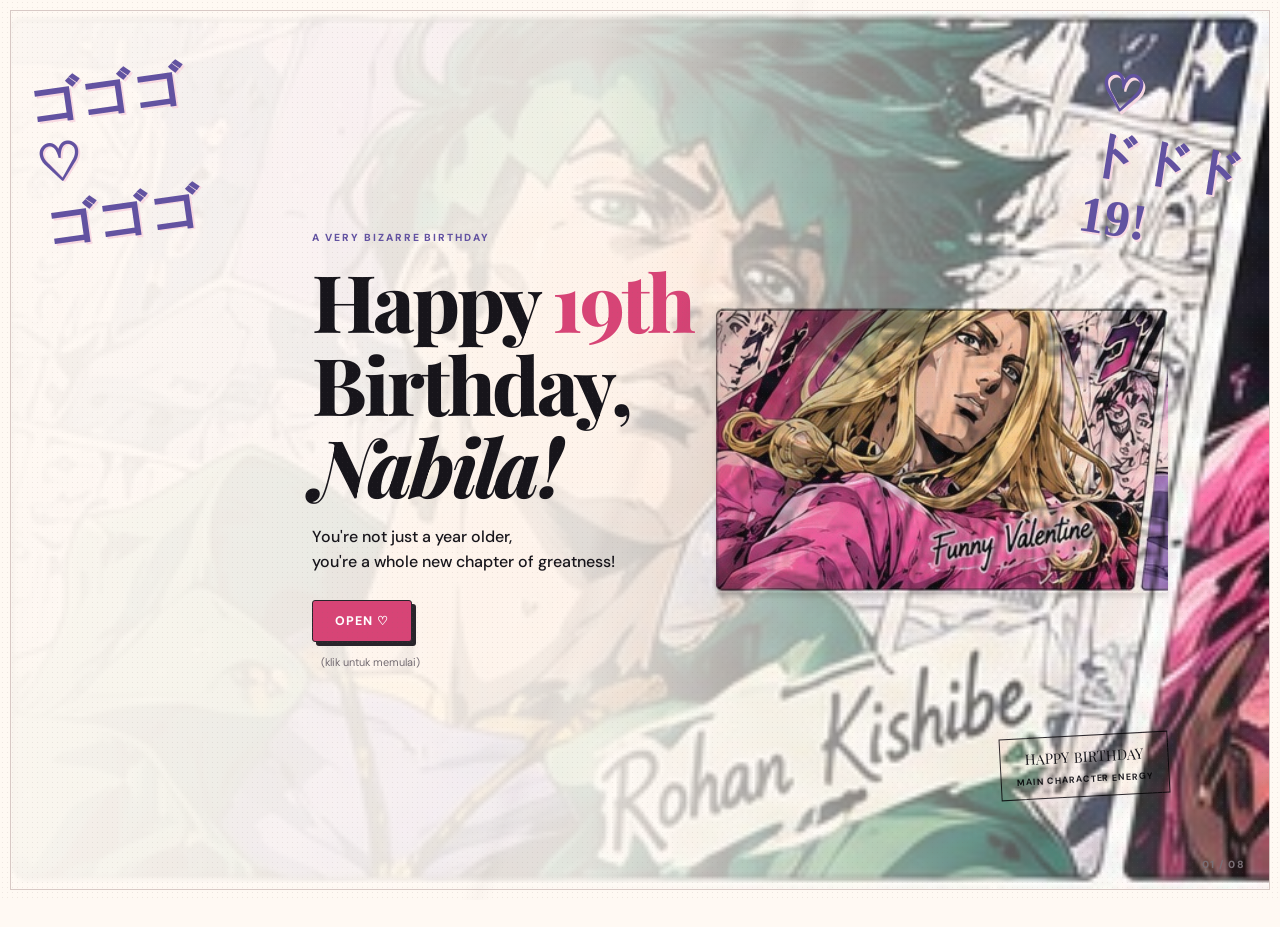
<file: index.html>
<!DOCTYPE html>
<html lang="id">
<head>
  <meta charset="UTF-8">
  <meta name="viewport" content="width=device-width, initial-scale=1.0">
  <meta name="theme-color" content="#fff9f3">
  <title>Happy 19th Birthday, Nabila!</title>
  <link rel="stylesheet" href="style.css">
</head>
<body>
  <div class="paper-grain" aria-hidden="true"></div>
  <main class="app" id="app">
    <section class="screen active hero-screen" id="screen-home" aria-label="Halaman pembuka">
      <div class="manga-strip strip-left">ゴゴゴ<br>♡<br>ゴゴゴ</div>
      <div class="hero-copy">
        <p class="kicker">A VERY BIZARRE BIRTHDAY</p>
        <h1>Happy <span>19th</span><br>Birthday,<br><em>Nabila!</em></h1>
        <p class="intro">You're not just a year older,<br>you're a whole new chapter of greatness!</p>
        <button class="main-button" data-go="screen-characters">OPEN <span>♡</span></button>
        <p class="tiny-note">(klik untuk memulai)</p>
      </div>
      <div class="hero-character" aria-hidden="true">
        <img src="assets/karakter/funny-valentine.jpg" alt="">
        <div class="hero-label">HAPPY BIRTHDAY<br><b>MAIN CHARACTER ENERGY</b></div>
      </div>
      <div class="manga-strip strip-right">♡<br>ドドド<br>19!</div>
      <div class="page-mark">01 / 08</div>
    </section>

    <section class="screen character-screen" id="screen-characters" aria-label="Pilih karakter">
      <header class="screen-heading">
        <p class="kicker">YOUR BIRTHDAY QUEST</p>
        <h2>Choose Your <em>Character</em></h2>
        <p>Pilih karakter favoritmu untuk membuka ucapan spesial!</p>
      </header>
      <div class="character-grid">
        <button class="character-card valentine" data-character="valentine">
          <img src="assets/karakter/funny-valentine.jpg" alt="Ilustrasi Funny Valentine">
          <span class="char-name">Funny Valentine</span><span class="char-part">PART 7 · D4C</span>
          <span class="char-cta">PILIH ♡</span>
        </button>
        <button class="character-card kira" data-character="kira">
          <img src="assets/karakter/yoshikage-kira.jpg" alt="Ilustrasi Yoshikage Kira">
          <span class="char-name">Yoshikage Kira</span><span class="char-part">PART 4 · KQ</span>
          <span class="char-cta">PILIH ♡</span>
        </button>
        <button class="character-card rohan" data-character="rohan">
          <img src="assets/karakter/rohan-kishibe.jpg" alt="Ilustrasi Rohan Kishibe">
          <span class="char-name">Rohan Kishibe</span><span class="char-part">PART 4 · HEAVEN'S DOOR</span>
          <span class="char-cta">PILIH ♡</span>
        </button>
        <button class="character-card diavolo" data-character="diavolo">
          <img src="assets/karakter/diavolo.jpg" alt="Ilustrasi Diavolo">
          <span class="char-name">Diavolo</span><span class="char-part">PART 5 · KING CRIMSON</span>
          <span class="char-cta">PILIH ♡</span>
        </button>
      </div>
      <div class="bottom-note">Setiap pilihan punya ucapan, warna, dan efek sendiri.</div>
      <button class="back-link" data-go="screen-home">← KEMBALI</button>
      <div class="page-mark">02 / 08</div>
    </section>

    <section class="screen greeting-screen" id="screen-greeting" aria-label="Ucapan karakter">
      <div class="greeting-art">
        <img id="greetingImage" src="assets/karakter/funny-valentine.jpg" alt="">
        <div class="impact-word" id="impactWord">ゴゴゴ</div>
        <div class="spark spark-one">✦</div><div class="spark spark-two">♡</div>
      </div>
      <div class="greeting-content">
        <button class="skip" data-go="screen-memories">SKIP ↗</button>
        <p class="kicker" id="greetingPart">PART 7 · D4C</p>
        <h2 id="greetingName">Funny Valentine</h2>
        <div class="speech-bubble">
          <p id="greetingLine">Happy birthday, darling.</p>
          <small id="greetingSubline">May your future be as glorious as your destiny.</small>
        </div>
        <div class="audio-box">
          <span>♫ CHARACTER VOICE</span>
          <audio id="characterAudio" controls preload="none">
            <source id="audioSource" src="assets/audio/funny-valentine.mp3" type="audio/mpeg">
            Browser kamu tidak mendukung audio.
          </audio>
          <small>ini suara asli ya :v</small>
        </div>
        <div class="greeting-actions">
          <button class="outline-button" data-go="screen-characters">PILIH LAGI</button>
          <button class="main-button" data-go="screen-memories">LANJUT ↗</button>
        </div>
      </div>
      <div class="page-mark">03 / 08</div>
    </section>

    <section class="screen gallery-screen" id="screen-memories" aria-label="Galeri foto kenangan">
      <div class="gallery-heading">
        <p class="kicker">THE GOOD TIMES</p><h2>Galeri Foto <em>Kenangan</em></h2>
        <p>Momen-momen indah yang selalu ada di hati.</p>
      </div>
      <div class="photo-grid memories-grid">
        <figure class="photo-frame"><img src="assets/foto-kenangan/foto-1.jpg" alt="Foto kenangan 1" onerror="this.style.display='none'"><figcaption>MEMORY 01</figcaption></figure>
        <figure class="photo-frame"><img src="assets/foto-kenangan/foto-2.jpg" alt="Foto kenangan 2" onerror="this.style.display='none'"><figcaption>MEMORY 02</figcaption></figure>
        <figure class="photo-frame"><img src="assets/foto-kenangan/foto-3.jpg" alt="Foto kenangan 3" onerror="this.style.display='none'"><figcaption>MEMORY 03</figcaption></figure>
        <figure class="photo-frame"><img src="assets/foto-kenangan/foto-4.jpg" alt="Foto kenangan 4" onerror="this.style.display='none'"><figcaption>MEMORY 04</figcaption></figure>
      </div>
      <p class="gallery-tip">foto anu yg pilih<b>assets/foto-kenangan</b>.</p>
      <div class="nav-row"><button class="outline-button" data-go="screen-characters">← KEMBALI</button><button class="main-button" data-go="screen-aib">BERIKUTNYA ↗</button></div>
      <div class="page-mark">04 / 08</div>
    </section>

    <section class="screen gallery-screen aib-screen" id="screen-aib" aria-label="Galeri foto aib">
      <div class="gallery-heading">
        <p class="kicker">CLASSIFIED MATERIAL</p><h2>Galeri Foto <em>Aib</em></h2>
        <p>Karena yang paling berharga, juga yang paling memalukan.</p>
      </div>
      <div class="photo-grid aib-grid">
        <figure class="photo-frame"><img src="assets/foto-aib/foto-1.jpg" alt="Foto aib 1" onerror="this.style.display='none'"><figcaption>TOP SECRET 01</figcaption></figure>
        <figure class="photo-frame"><img src="assets/foto-aib/foto-2.jpg" alt="Foto aib 2" onerror="this.style.display='none'"><figcaption>TOP SECRET 02</figcaption></figure>
        <figure class="photo-frame"><img src="assets/foto-aib/foto-3.jpg" alt="Foto aib 3" onerror="this.style.display='none'"><figcaption>TOP SECRET 03</figcaption></figure>
        <figure class="photo-frame"><img src="assets/foto-aib/foto-4.jpg" alt="Foto aib 4" onerror="this.style.display='none'"><figcaption>TOP SECRET 04</figcaption></figure>
      </div>
      <p class="gallery-tip">Ini anu yg request</b>.</p>
      <div class="nav-row"><button class="outline-button" data-go="screen-memories">← KEMBALI</button><button class="main-button" data-go="screen-ending">AKHIR CERITA ↗</button></div>
      <div class="page-mark">05 / 08</div>
    </section>

    <section class="screen ending-screen" id="screen-ending" aria-label="Ucapan penutup">
      <div class="ending-art">
        <img src="assets/karakter/funny-valentine.jpg" alt="">
        <img src="assets/karakter/yoshikage-kira.jpg" alt="">
        <img src="assets/karakter/rohan-kishibe.jpg" alt="">
        <img src="assets/karakter/diavolo.jpg" alt="">
      </div>
      <div class="ending-copy">
        <p class="kicker">TO OUR VERY OWN MAIN CHARACTER</p>
        <h2>Selamat Ulang Tahun,<br><em>Nabila!</em></h2>
        <p>Semoga semua mimpi, rencana, dan keinginanmu bisa terwujud. Tetap jadi diri sendiri, karena kamu sudah luar biasa!</p>
        <p class="signature">— From your special people ♡</p>
        <button class="main-button" id="openLetter">BUKA SURAT DARI AKU ↗</button>
        <button class="text-button" data-go="screen-home">ULANGI DARI AWAL ↺</button>
      </div>
      <div class="page-mark">06 / 08</div>
    </section>
  </main>
  <audio id="bgMusic" src="assets/audio/bgm.mp3" loop preload="auto"></audio>
  <button id="musicToggle" class="music-toggle" aria-label="Putar atau jeda musik">♫</button>
  <script src="script.js"></script>
</body>
</html>
</file>
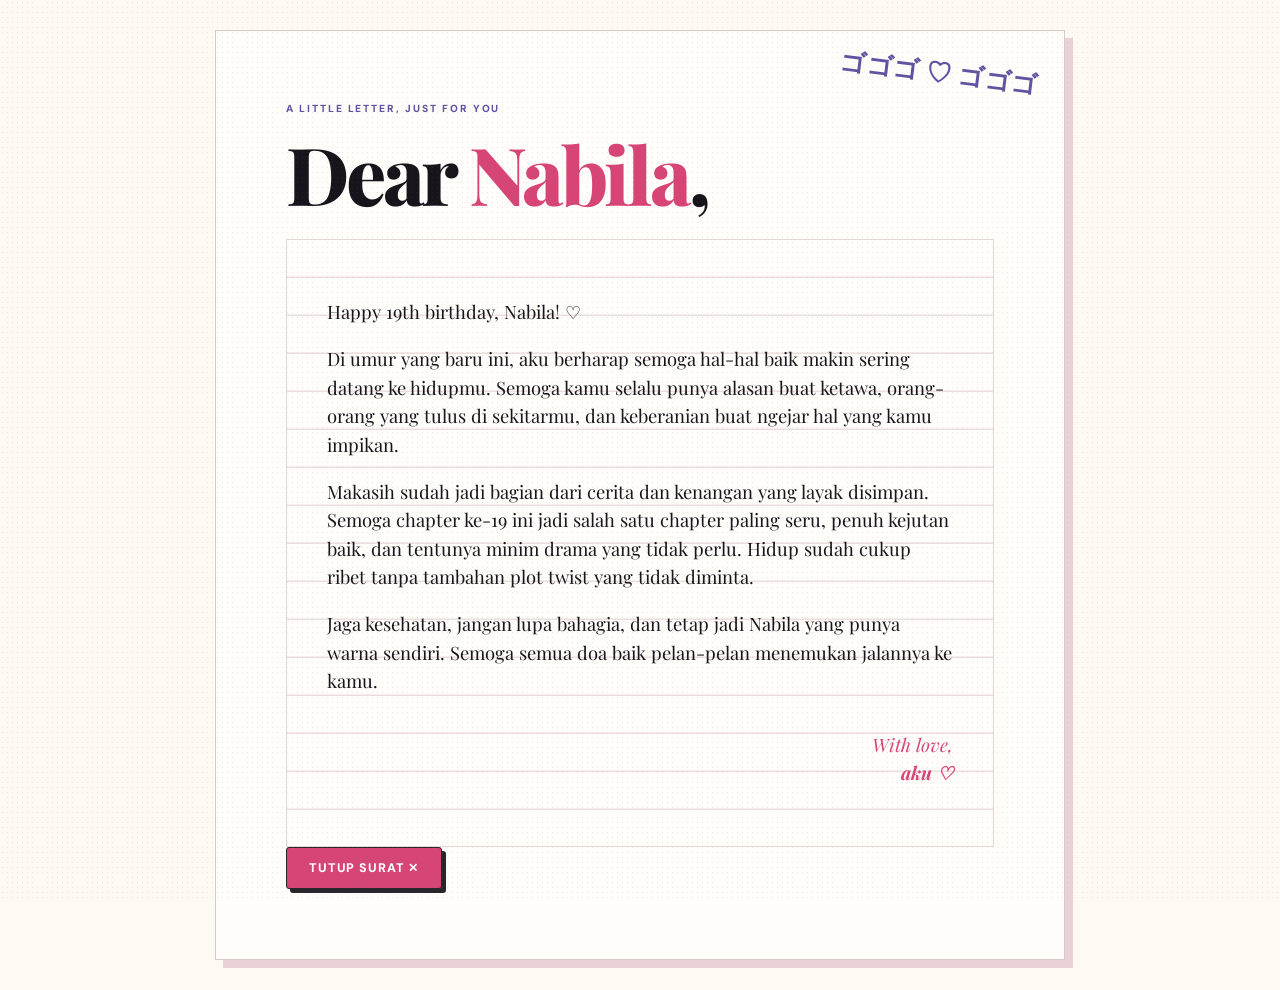
<file: from-me.html>
<!DOCTYPE html>
<html lang="id">
<head><meta charset="UTF-8"><meta name="viewport" content="width=device-width, initial-scale=1.0"><title>Surat untuk Nabila ♡</title><link rel="stylesheet" href="style.css"></head>
<body class="letter-body">
  <main class="letter-page">
    <div class="letter-sfx">ゴゴゴ ♡ ゴゴゴ</div>
    <p class="kicker">A LITTLE LETTER, JUST FOR YOU</p>
    <h1>Dear <em>Nabila</em>,</h1>
    <div class="letter-paper">
      <p>Happy 19th birthday, Nabila! ♡</p>
      <p>Di umur yang baru ini, aku berharap semoga hal-hal baik makin sering datang ke hidupmu. Semoga kamu selalu punya alasan buat ketawa, orang-orang yang tulus di sekitarmu, dan keberanian buat ngejar hal yang kamu impikan.</p>
      <p>Makasih sudah jadi bagian dari cerita dan kenangan yang layak disimpan. Semoga chapter ke-19 ini jadi salah satu chapter paling seru, penuh kejutan baik, dan tentunya minim drama yang tidak perlu. Hidup sudah cukup ribet tanpa tambahan plot twist yang tidak diminta.</p>
      <p>Jaga kesehatan, jangan lupa bahagia, dan tetap jadi Nabila yang punya warna sendiri. Semoga semua doa baik pelan-pelan menemukan jalannya ke kamu.</p>
      <p class="letter-sign">With love,<br><b>aku ♡</b></p>
    </div>
    <button class="main-button" onclick="window.close()">TUTUP SURAT ✕</button>
  </main>
</body>
</html>
</file>
<file: style.css>
@import url('https://fonts.googleapis.com/css2?family=DM+Sans:wght@400;500;700;800&family=Playfair+Display:wght@600;700;800&display=swap');
:root{--paper:#fff9f3;--ink:#17151b;--pink:#d74476;--softpink:#f8d9e2;--purple:#6252a1;--line:#29252b;--muted:#736b72}
*{box-sizing:border-box}html,body{margin:0;width:100%;height:100%;overflow:hidden;background:var(--paper);color:var(--ink);font-family:'DM Sans',sans-serif}
body:before{content:"";position:fixed;inset:0;pointer-events:none;opacity:.13;background-image:radial-gradient(#7e6e6b .7px,transparent .7px);background-size:5px 5px;z-index:5}
.paper-grain{position:fixed;inset:0;pointer-events:none;background:linear-gradient(110deg,transparent 0 49%,rgba(60,40,50,.025) 50%,transparent 51%);z-index:4}
.app{height:100dvh;width:100%;position:relative;overflow:hidden}
.screen{position:absolute;inset:0;display:none;overflow:hidden;padding:clamp(16px,3vw,38px);background:var(--paper);animation:pageIn .35s ease both}
.screen.active{display:flex}
@keyframes pageIn{from{opacity:.3;transform:translateX(12px)}to{opacity:1;transform:translateX(0)}}
h1,h2{font-family:'Playfair Display',Georgia,serif;line-height:1.04;margin:0;font-weight:800;letter-spacing:-.04em}h1{font-size:clamp(2.7rem,6.2vw,6.4rem)}h2{font-size:clamp(2rem,4vw,4.1rem)}h1 span,h2 em{color:var(--pink);font-style:normal}p{line-height:1.55}.kicker{font-size:clamp(.58rem,.8vw,.78rem);font-weight:800;letter-spacing:.19em;color:var(--purple);text-transform:uppercase;margin:0 0 14px}
button{font:inherit;cursor:pointer}.main-button,.outline-button{border:1.5px solid var(--line);border-radius:3px;padding:12px 22px;font-size:.78rem;font-weight:800;letter-spacing:.07em;transition:transform .2s,box-shadow .2s}.main-button{background:var(--pink);color:white;box-shadow:4px 4px 0 var(--line)}.main-button:hover,.outline-button:hover{transform:translate(-2px,-2px);box-shadow:6px 6px 0 var(--line)}.outline-button{background:#fffaf8;color:var(--ink)}.text-button,.back-link{border:0;background:none;text-decoration:underline;text-underline-offset:4px;font-size:.75rem;font-weight:700;color:var(--muted)}
.hero-screen{align-items:center;justify-content:center;border:1px solid #d8c9c5;margin:10px;width:calc(100% - 20px);height:calc(100% - 20px);padding:clamp(18px,5vw,70px);background:linear-gradient(90deg,rgba(255,249,243,.97),rgba(255,249,243,.88) 46%,rgba(255,249,243,.04)),url('assets/karakter/rohan-kishibe.jpg') right center/auto 100% no-repeat}
.hero-copy{position:relative;z-index:2;width:58%;max-width:760px}.hero-copy h1{margin-bottom:18px}.intro{font-size:clamp(.8rem,1.25vw,1.1rem);font-weight:500;max-width:400px;margin:0 0 25px}.tiny-note{font-size:.68rem;color:var(--muted);margin:12px 0 0 9px}.hero-character{position:absolute;right:8%;top:4%;height:92%;width:36%;display:flex;align-items:center;justify-content:center;mix-blend-mode:multiply;opacity:.96}.hero-character img{max-width:100%;height:100%;object-fit:contain;filter:drop-shadow(0 4px 2px #332b2b22)}.hero-label{position:absolute;bottom:7%;right:0;background:#fff9f3e8;border:1px solid var(--line);padding:10px 15px;font-family:'Playfair Display',serif;font-size:.9rem;text-align:center;transform:rotate(-3deg)}.hero-label b{font:700 .56rem 'DM Sans',sans-serif;letter-spacing:.1em}.manga-strip{position:absolute;font-family:Georgia,serif;font-weight:900;color:var(--purple);font-size:clamp(1.5rem,4vw,3.4rem);line-height:1.2;text-shadow:2px 2px var(--softpink);z-index:2}.strip-left{left:2%;top:6%;transform:rotate(-8deg)}.strip-right{right:2%;top:7%;transform:rotate(9deg)}.page-mark{position:absolute;right:24px;bottom:18px;font-size:.65rem;letter-spacing:.12em;color:#786e75;font-weight:800}
.character-screen{flex-direction:column;align-items:center;justify-content:center;text-align:center;gap:clamp(12px,2vh,24px)}.screen-heading h2{margin-bottom:10px}.screen-heading>p:last-child{margin:0;color:var(--muted);font-size:clamp(.75rem,1vw,.95rem)}.character-grid{display:grid;grid-template-columns:repeat(4,minmax(0,1fr));gap:clamp(10px,2vw,25px);width:min(100%,1000px);height:min(56vh,430px)}.character-card{padding:8px 8px 12px;background:#fffdf9;border:1.5px solid var(--line);box-shadow:4px 4px 0 #d9c9c5;display:flex;flex-direction:column;align-items:center;min-width:0;overflow:hidden;transition:transform .22s,box-shadow .22s}.character-card:hover{transform:translateY(-7px) rotate(-1deg);box-shadow:8px 9px 0 #e7b4c5}.character-card img{width:100%;height:70%;object-fit:cover;object-position:top center;border:1px solid #ded2cf;background:#f8e3e8;mix-blend-mode:multiply}.character-card.valentine{background:#fff0f4}.character-card.kira{background:#f5f0de}.character-card.rohan{background:#eaf2e9}.character-card.diavolo{background:#fae7f0}.char-name{font-family:'Playfair Display',serif;font-size:clamp(.78rem,1.35vw,1.15rem);font-weight:800;margin-top:10px}.char-part{font-size:clamp(.48rem,.65vw,.64rem);letter-spacing:.08em;color:var(--muted);margin-top:4px}.char-cta{margin-top:auto;font-size:.62rem;font-weight:800;color:var(--pink);padding-top:8px}.bottom-note{font-size:.7rem;color:var(--muted)}.back-link{position:absolute;left:24px;bottom:18px}
.greeting-screen{padding:0;display:none;background:#f4dce3}.greeting-screen.active{display:grid;grid-template-columns:1.08fr .92fr}.greeting-art{position:relative;overflow:hidden;background:linear-gradient(135deg,#ed5e9a,#f9c1d3);display:flex;align-items:center;justify-content:center}.greeting-art:before{content:"";position:absolute;inset:0;background:repeating-linear-gradient(135deg,transparent 0 12px,#ffffff20 13px 15px);mix-blend-mode:overlay}.greeting-art img{width:100%;height:100%;object-fit:cover;object-position:center top;mix-blend-mode:multiply;filter:saturate(1.18);animation:characterMove 4s ease-in-out infinite alternate}.greeting-art:after{content:"";position:absolute;inset:4%;border:1px solid #fff9f3a0;pointer-events:none}.impact-word{position:absolute;top:7%;left:6%;font-size:clamp(2rem,5vw,5rem);font-weight:900;color:#fff;text-shadow:3px 3px var(--purple);transform:rotate(-12deg)}.spark{position:absolute;color:#fff;font-size:clamp(2rem,4vw,4rem);text-shadow:2px 2px var(--pink);animation:float 2.5s infinite alternate}.spark-one{right:10%;top:18%}.spark-two{left:12%;bottom:12%}@keyframes characterMove{from{transform:scale(1) translateX(-2px)}to{transform:scale(1.05) translateX(4px)}}@keyframes float{to{transform:translateY(-12px) rotate(12deg)}}
.greeting-content{position:relative;display:flex;flex-direction:column;justify-content:center;padding:clamp(20px,4vw,60px);background:#fff9f3}.greeting-content h2{font-size:clamp(2rem,3.5vw,3.7rem);margin-bottom:24px}.speech-bubble{border:1.5px solid var(--line);border-radius:48% 44% 42% 38%;padding:clamp(18px,3vw,30px);background:white;box-shadow:4px 4px 0 #e8b8c8;transform:rotate(-1deg);max-width:480px}.speech-bubble p{font-family:'Playfair Display',serif;font-size:clamp(1rem,1.7vw,1.5rem);font-weight:800;margin:0 0 8px}.speech-bubble small{color:var(--pink);font-size:clamp(.7rem,1vw,.9rem)}.audio-box{margin-top:22px;display:flex;flex-direction:column;gap:8px;max-width:480px}.audio-box>span{font-size:.65rem;font-weight:800;letter-spacing:.13em}.audio-box audio{width:100%;height:38px}.audio-box small{font-size:.62rem;color:var(--muted)}.greeting-actions{display:flex;gap:12px;flex-wrap:wrap;margin-top:22px}.skip{position:absolute;top:22px;right:24px;z-index:3;background:#201b21;color:#fff;border:1px solid #fff;padding:8px 14px;font-size:.65rem;font-weight:800;letter-spacing:.08em}
.gallery-screen{flex-direction:column;justify-content:center;align-items:center;gap:clamp(10px,2vh,20px);text-align:center;background-image:radial-gradient(#d7c5c5 1px,transparent 1px);background-size:20px 20px}.gallery-heading h2{margin-bottom:8px}.gallery-heading p:last-child{margin:0;color:var(--muted);font-size:.8rem}.photo-grid{width:min(100%,880px);display:grid;grid-template-columns:repeat(2,minmax(0,1fr));gap:clamp(10px,2vw,22px)}.photo-frame{margin:0;position:relative;background:#fff;border:1.5px solid var(--line);padding:7px;box-shadow:4px 4px 0 #d8c8c4;min-height:0;overflow:hidden}.photo-frame:before{content:"✦";position:absolute;top:2px;left:5px;color:var(--pink);z-index:1}.photo-frame img{width:100%;height:clamp(90px,19vh,190px);object-fit:cover;background:linear-gradient(135deg,#f8e5e8,#e5dff1);display:block}.photo-frame figcaption{font-size:.55rem;letter-spacing:.12em;font-weight:800;text-align:left;padding:6px 3px 0;color:var(--muted)}.gallery-tip{font-size:.62rem;color:var(--muted);margin:0}.nav-row{display:flex;gap:14px;justify-content:center}.aib-screen{background-color:#fff8f8}.aib-grid .photo-frame{box-shadow:4px 4px 0 #c9b8db}.aib-grid .photo-frame:before{content:"♡";color:var(--purple)}
.ending-screen{align-items:center;justify-content:center;gap:5%;background:linear-gradient(90deg,#fff9f3 0 54%,#f5dbe4 54%)}.ending-art{height:72%;width:45%;display:grid;grid-template-columns:1fr 1fr;grid-template-rows:1fr 1fr;gap:8px;transform:rotate(-2deg)}.ending-art img{width:100%;height:100%;object-fit:cover;object-position:top center;border:2px solid white;box-shadow:3px 3px 0 var(--line);mix-blend-mode:multiply}.ending-copy{width:45%;max-width:560px}.ending-copy h2{margin-bottom:18px}.ending-copy>p:not(.kicker){max-width:420px;font-size:clamp(.8rem,1.15vw,1rem)}.signature{font-family:'Playfair Display',serif;font-style:italic;color:var(--pink);margin-bottom:25px}.ending-copy .text-button{display:block;margin-top:22px}
@media(max-width:700px){.screen{padding:16px}.hero-screen{margin:6px;width:calc(100% - 12px);height:calc(100% - 12px);padding:24px 20px;background-position:70% center}.hero-copy{width:75%;align-self:center}.hero-copy h1{font-size:clamp(2.55rem,11vw,4.5rem)}.hero-character{right:-13%;width:53%;opacity:.65}.hero-label{display:none}.strip-left{left:2%;top:2%;font-size:1.4rem}.strip-right{right:3%;top:2%;font-size:1.5rem}.character-screen{gap:12px}.screen-heading .kicker{margin-bottom:8px}.screen-heading h2{font-size:2rem}.character-grid{grid-template-columns:repeat(2,minmax(0,1fr));grid-template-rows:repeat(2,minmax(0,1fr));height:62vh;width:100%;gap:10px}.character-card{padding:5px}.character-card img{height:63%}.char-name{font-size:.84rem;margin-top:5px}.char-part{font-size:.48rem}.char-cta{font-size:.55rem;padding-top:4px}.bottom-note{font-size:.62rem;max-width:80%}.back-link{left:15px;bottom:10px}.page-mark{right:12px;bottom:10px;font-size:.55rem}.greeting-screen.active{grid-template-columns:1fr;grid-template-rows:42% 58%}.greeting-art img{object-position:center 22%}.greeting-content{padding:15px 18px;justify-content:flex-start;overflow:hidden}.greeting-content .kicker{font-size:.52rem;margin-bottom:5px}.greeting-content h2{font-size:1.65rem;margin-bottom:10px}.speech-bubble{padding:12px 18px;max-width:100%}.speech-bubble p{font-size:.95rem;margin-bottom:4px}.speech-bubble small{font-size:.69rem}.audio-box{margin-top:10px;gap:5px}.audio-box>span{font-size:.53rem}.audio-box audio{height:30px}.audio-box small{font-size:.5rem}.greeting-actions{margin-top:10px;gap:8px}.main-button,.outline-button{padding:9px 12px;font-size:.63rem}.skip{top:10px;right:10px;padding:6px 10px;font-size:.55rem}.gallery-screen{gap:10px}.gallery-heading h2{font-size:1.85rem}.gallery-heading p:last-child{font-size:.68rem}.photo-grid{gap:10px;width:100%}.photo-frame{padding:5px}.photo-frame img{height:clamp(75px,17vh,130px)}.photo-frame figcaption{font-size:.48rem;padding-top:4px}.gallery-tip{font-size:.53rem;max-width:92%}.nav-row{gap:10px}.ending-screen{flex-direction:column;gap:16px;background:linear-gradient(180deg,#f5dbe4 0 38%,#fff9f3 38%);padding:18px}.ending-art{height:34%;width:75%;gap:5px}.ending-copy{width:100%;text-align:center}.ending-copy .kicker{margin-bottom:7px}.ending-copy h2{font-size:2.05rem;margin-bottom:10px}.ending-copy>p:not(.kicker){font-size:.72rem;margin:8px auto}.signature{margin-bottom:12px}.ending-copy .text-button{margin:12px auto 0}.ending-copy .main-button{max-width:100%}}
@media(max-height:650px) and (min-width:701px){.screen{padding:15px}.character-grid{height:48vh}.character-card img{height:64%}.screen-heading h2{font-size:2.5rem}.gallery-screen{gap:8px}.photo-frame img{height:15vh}.greeting-content{padding:22px}.ending-art{height:65%}}

.letter-body{height:auto;min-height:100%;overflow:auto;background:#fff9f3}.letter-page{position:relative;max-width:850px;margin:30px auto;padding:clamp(22px,6vw,70px);min-height:calc(100vh - 60px);border:1px solid #d8c9c5;background:#fffdf9;box-shadow:8px 8px 0 #ead1d8}.letter-page h1{font-size:clamp(2.7rem,7vw,5rem);margin-bottom:25px}.letter-page h1 em{color:var(--pink);font-style:normal}.letter-sfx{position:absolute;right:25px;top:25px;font-size:1.6rem;font-weight:900;color:var(--purple);transform:rotate(7deg)}.letter-paper{padding:clamp(20px,4vw,40px);border:1px solid #e5d8d3;background:repeating-linear-gradient(#fffdf9 0 36px,#eadfdd 37px 38px);font-family:'Playfair Display',Georgia,serif;font-size:clamp(.95rem,1.6vw,1.15rem);line-height:1.8}.letter-sign{text-align:right;color:var(--pink);font-style:italic;margin-top:35px}
@media(max-width:700px){.letter-page{margin:10px;padding:22px;min-height:calc(100vh - 20px)}.letter-sfx{font-size:1.2rem;right:12px;top:12px}.letter-page h1{margin-top:20px}.letter-paper{padding:18px;font-size:.93rem}}
</file>
